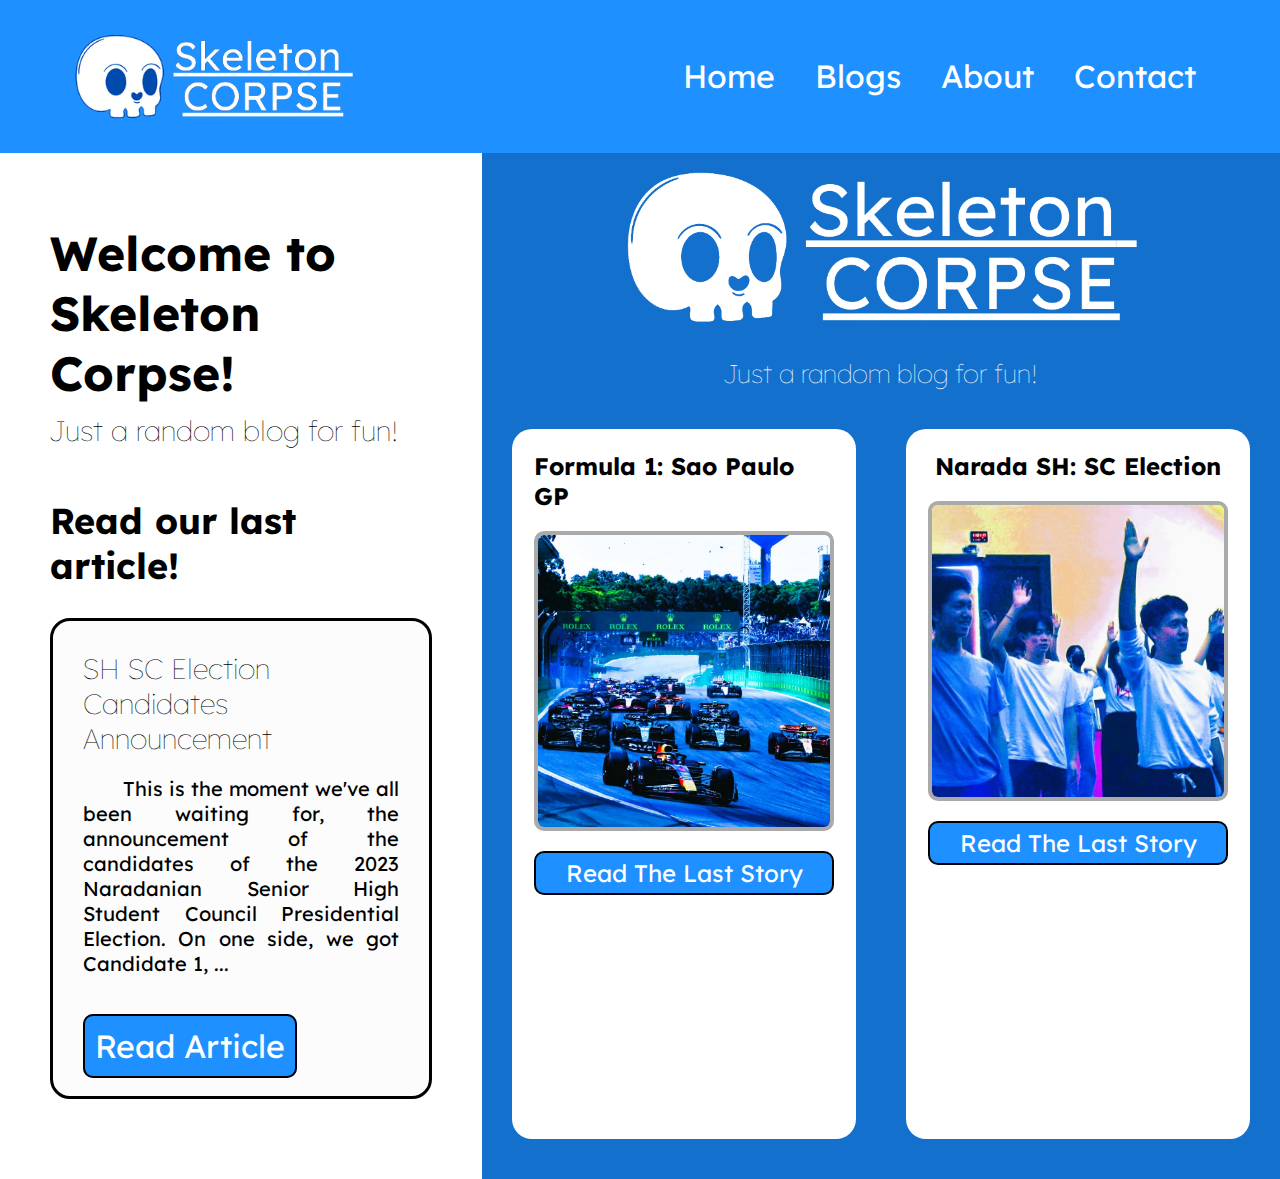
<file: index.html>
<!DOCTYPE html>
<html lang="en">
<head>
    <meta charset="UTF-8">
    <meta name="viewport" content="width=device-width, initial-scale=1.0">
    <title>Skeleton Corpse</title>

    <link rel="preconnect" href="https://fonts.googleapis.com">
    <link rel="preconnect" href="https://fonts.gstatic.com" crossorigin>
    <link href="https://fonts.googleapis.com/css2?family=Lexend:wght@200&display=swap" rel="stylesheet">
    <link rel="stylesheet" href="header_styles.css">
    <link rel="stylesheet" href="styles.css">
</head>
<body>
    <header>
        <img class="logo" src="images/Skeleton Corpse Logo Transparent BG.png" alt="Skeleton Corpse Logo">
        <nav>
            <ul class="nav_links">
                <li><a href="index.html">Home</a></li>
                <li><a href="blogs.html">Blogs</a></li>
                <li><a href="about.html">About</a></li>
                <li><a href="contact.html">Contact</a></li>
            </ul>
        </nav>
    </header>
    <main>
        <section>
            <article>
                <h1 id="home">Welcome to Skeleton Corpse!</h1>
                <h3>Just a random blog for fun!</h3>
            </article>
            <article>
                <h2>Read our last article!</h2>
                <div class="latest_article">
                    <h3>SH SC Election Candidates Announcement</h3>
                    <p>
                        This is the moment we've all been waiting for,
                        the announcement of the candidates of the 2023
                        Naradanian Senior High Student Council Presidential Election.
                        On one side, we got Candidate 1, ...
                    </p>
                    <a href="articles/candidate_announcements.html">Read Article</a>
                </div>
            </article>
        </section>
        <aside>
            <figure class="large_logo">
                <img class="large_logo" src="images/Skeleton Corpse Logo Transparent BG Large.png" alt="Skeleton Corpse Logo">
                <h2>Just a random blog for fun!</h2>
            </figure>
            <section class="small_panels">
                <figure>
                    <h2>Formula 1: Sao Paulo GP</h2>
                    <img src="images/Brazil GP.jpg">
                    <a href="#">Read The Last Story</a>
                </figure>
                <figure>
                    <h2>Narada SH: SC Election</h2>
                    <img src="images/OSIS SMA NARADA.jpeg">
                    <a href="#">Read The Last Story</a>
                </figure>
            </section>
        </aside>
    </main>
    <script>
        htmlFileName = "index.html"
    </script>
    <script src="script.js"></script>
</body>
</html>
</file>
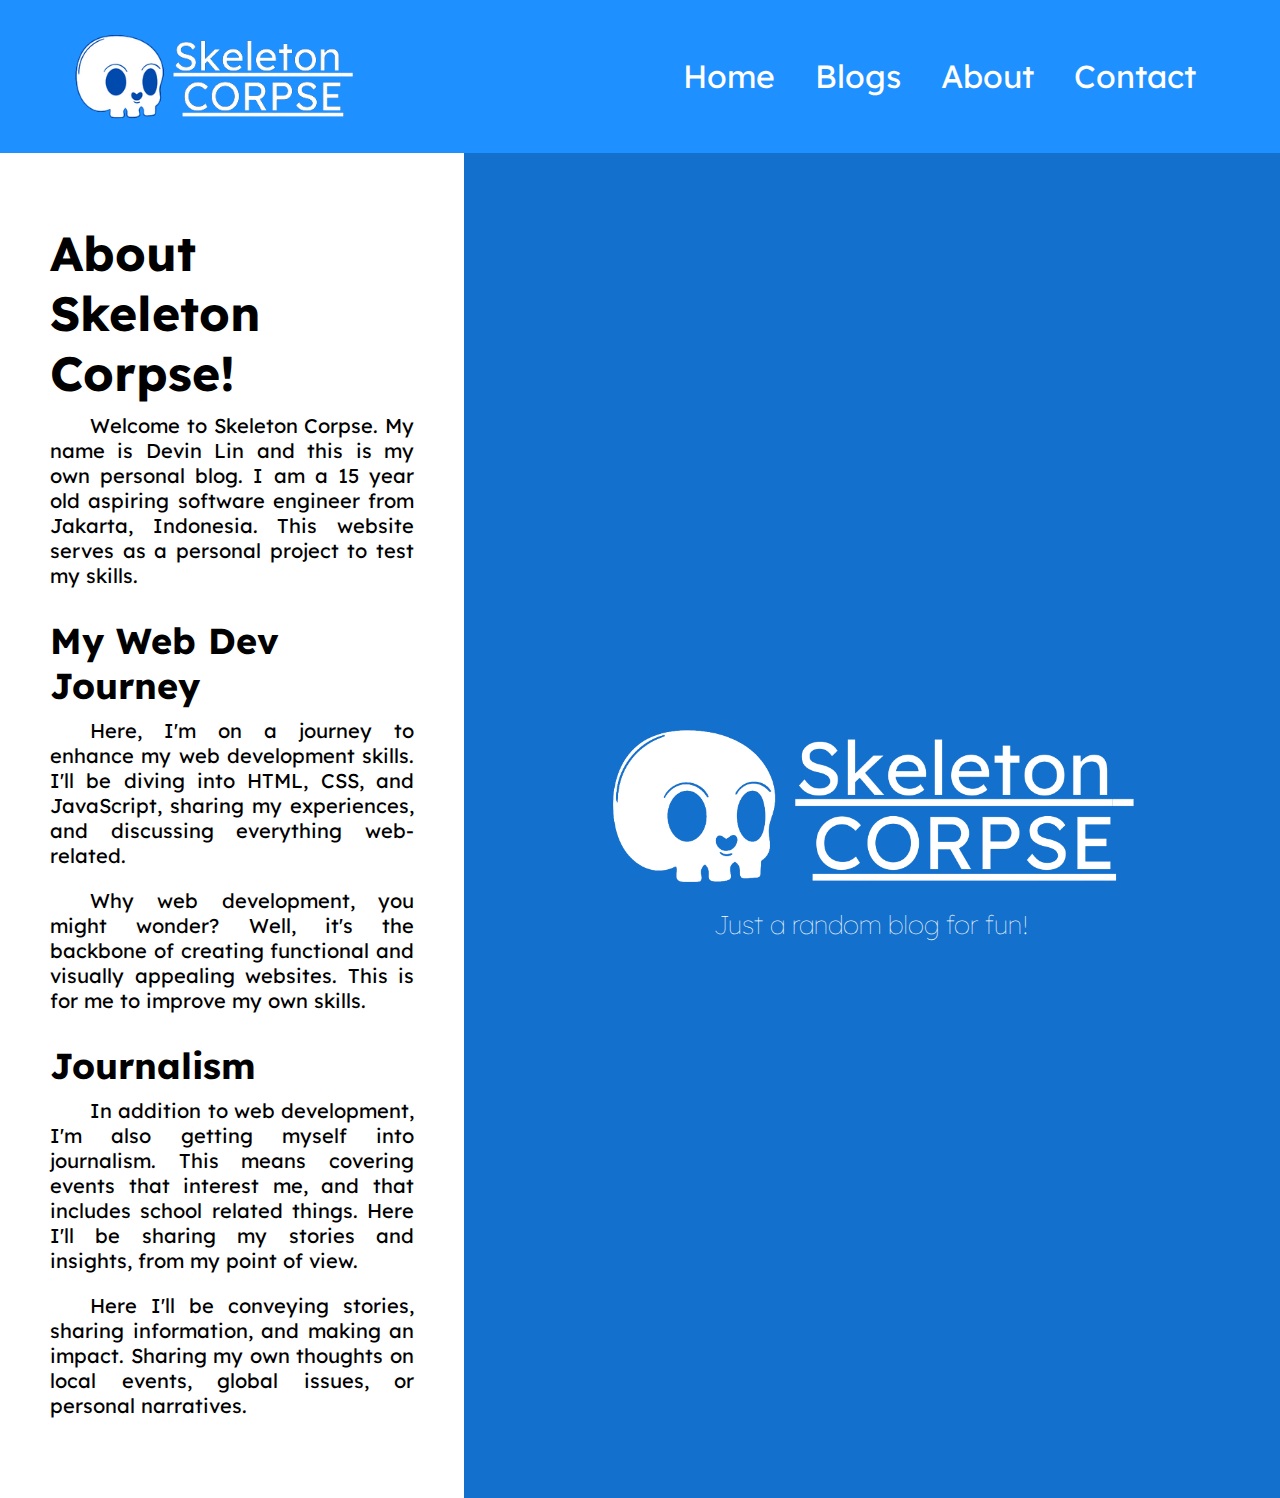
<file: about.html>
<!DOCTYPE html>
<html lang="en">
<head>
    <meta charset="UTF-8">
    <meta name="viewport" content="width=device-width, initial-scale=1.0">
    <title>Skeleton Corpse</title>

    <link rel="preconnect" href="https://fonts.googleapis.com">
    <link rel="preconnect" href="https://fonts.gstatic.com" crossorigin>
    <link href="https://fonts.googleapis.com/css2?family=Lexend:wght@200&display=swap" rel="stylesheet">
    <link rel="stylesheet" href="header_styles.css">
    <link rel="stylesheet" href="about_styles.css">
</head>
<body>
    <header>
        <img class="logo" src="images/Skeleton Corpse Logo Transparent BG.png" alt="Skeleton Corpse Logo">
        <nav>
            <ul class="nav_links">
                <li><a href="index.html">Home</a></li>
                <li><a href="blogs.html">Blogs</a></li>
                <li><a href="about.html">About</a></li>
                <li><a href="contact.html">Contact</a></li>
            </ul>
        </nav>
    </header>
    <main>
        <section>
            <article>
                <h1>About Skeleton Corpse!</h1>

                <p>
                    Welcome to Skeleton Corpse. My name is Devin Lin and this is my own personal blog.
                    I am a 15 year old aspiring software engineer from Jakarta, Indonesia.
                    This website serves as a personal project to test my skills.
                </p>

                <h2>My Web Dev Journey</h2>
                <p>
                    Here, I'm on a journey to enhance my web development skills.
                    I'll be diving into HTML, CSS, and JavaScript, sharing my experiences,
                    and discussing everything web-related.
                </p>
                <p>
                    Why web development, you might wonder? Well, it's the backbone of creating functional
                    and visually appealing websites. This is for me to improve my own skills.
                </p>

                <h2>Journalism</h2>
                <p>
                    In addition to web development, I'm also getting myself into journalism.
                    This means covering events that interest me, and that includes school related things.
                    Here I'll be sharing my stories and insights, from my point of view.
                </p>
                <p>
                    Here I'll be conveying stories, sharing information, and making an impact.
                    Sharing my own thoughts on local events, global issues, or personal narratives.
                </p>
            </article>
        </section>
        <aside class="large_logo_side">
            <img class="large_logo" src="images/Skeleton Corpse Logo Transparent BG Large.png" alt="Skeleton Corpse Logo">
            <h2>Just a random blog for fun!</h2>
        </aside>
    </main>
</body>
</html>
</file>
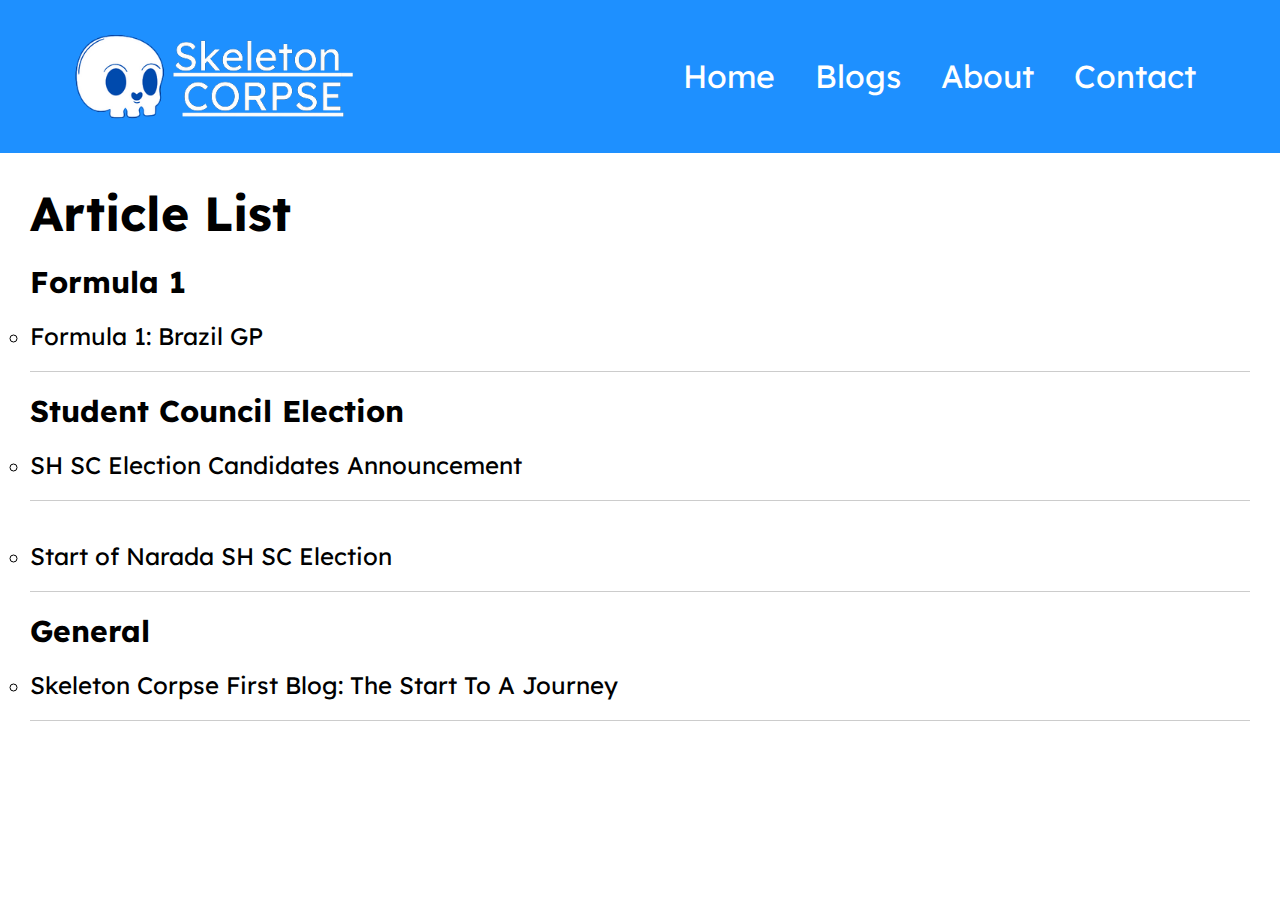
<file: blogs.html>
<!DOCTYPE html>
<html lang="en">
<head>
    <meta charset="UTF-8">
    <meta name="viewport" content="width=device-width, initial-scale=1.0">
    <title>Skeleton Corpse</title>

    <link rel="preconnect" href="https://fonts.googleapis.com">
    <link rel="preconnect" href="https://fonts.gstatic.com" crossorigin>
    <link href="https://fonts.googleapis.com/css2?family=Lexend:wght@200&display=swap" rel="stylesheet">
    <link rel="stylesheet" href="header_styles.css">
    <link rel="stylesheet" href="blog_styles.css">


</head>
<body>
    <header>
        <img class="logo" src="images/Skeleton Corpse Logo Transparent BG.png" alt="Skeleton Corpse Logo">
        <nav>
            <ul class="nav_links">
                <li><a href="index.html">Home</a></li>
                <li><a href="blogs.html">Blogs</a></li>
                <li><a href="about.html">About</a></li>
                <li><a href="contact.html">Contact</a></li>
            </ul>
        </nav>
    </header>
    <main>

        <h1>Article List</h1>

        <ul class="article_list" id="article-list">

        </ul>
    </main>
    <script>
        htmlFileName = "blogs.html"
    </script>
    <script src="script.js"></script>
</body>
</html>
</file>
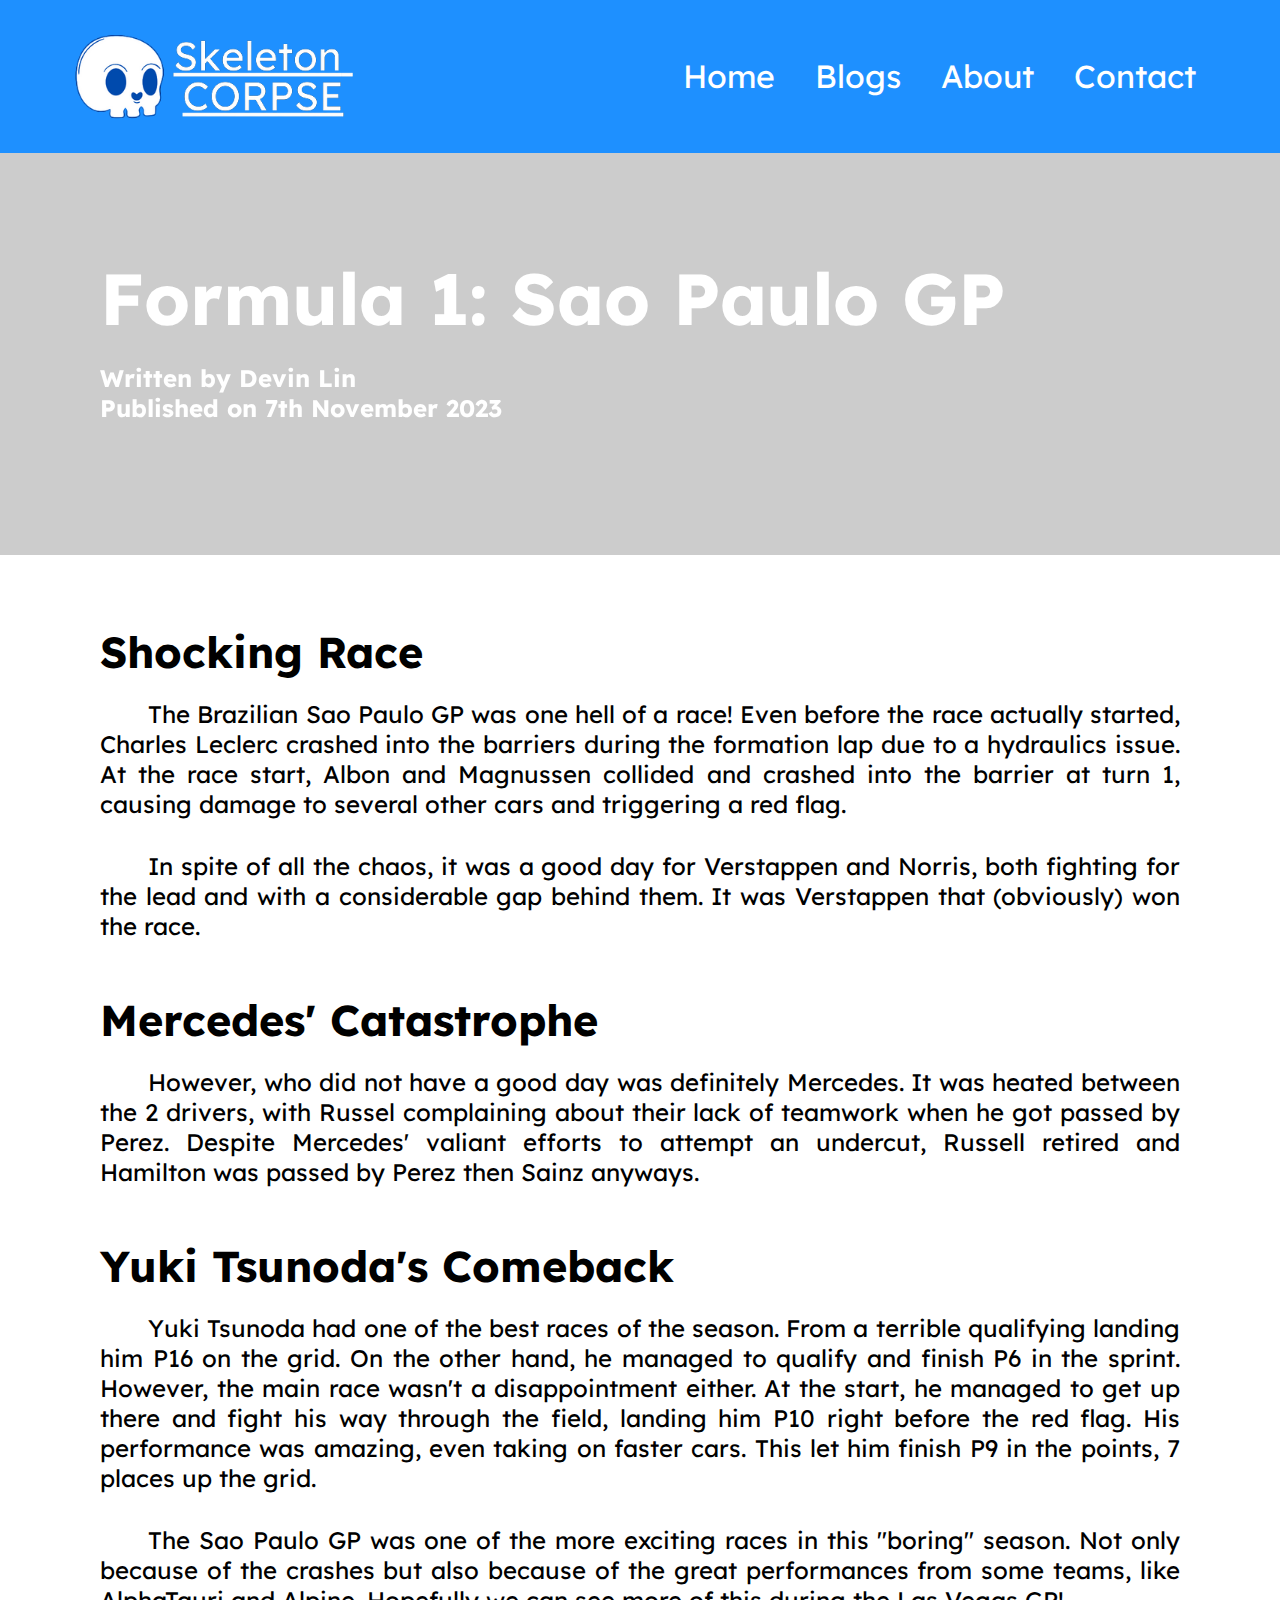
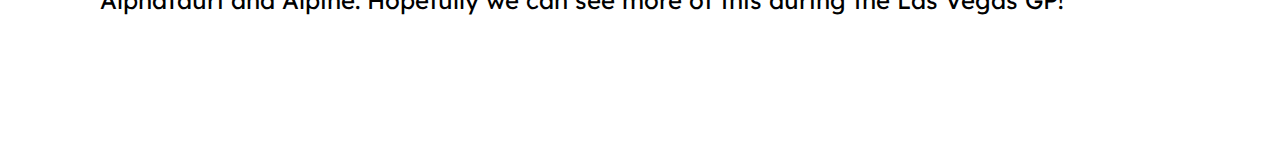
<file: articles/brazil_gp.html>
<!DOCTYPE html>
<html lang="en">
<head>
    <meta charset="UTF-8">
    <meta name="viewport" content="width=device-width, initial-scale=1.0">
    <title>Skeleton Corpse</title>

    <link rel="preconnect" href="https://fonts.googleapis.com">
    <link rel="preconnect" href="https://fonts.gstatic.com" crossorigin>
    <link href="https://fonts.googleapis.com/css2?family=Lexend:wght@200&display=swap" rel="stylesheet">
    <link rel="stylesheet" href="../header_styles.css">

    <style>
        * {
            box-sizing: border-box;
            margin: 0;
            padding: 0;
        }

        body {
            font-family: Lexend, sans-serif;
            display: flex;
            flex-direction: column;
            min-height: 100vh;
        }

        main {
            font-size: 24px;
            padding: 50px 100px 100px 100px;
        }

        .headline {
            background-image: url("https://www.total-motorsport.com/wp-content/uploads/2023/11/SI202311050527_hires_jpeg_24bit_rgb-scaled.jpg");
            background-position: 0 70%;
            background-size: cover;
        }

        h1 {
            color: black;
            font-size: 3em;
        }

        h2 {
            color: black;
            font-size: 1.8em;
            padding: 20px 0px;
        }

        h3 {
            color: black;
            font-size: 1.2em;
            padding: 10px;
        }

        p {
            color: black;
            text-align: justify;
            text-justify: inter-word;
            text-indent: 2em;
            padding-bottom: 32px;
        }

        hr {
            background-color: #aaaaaa;
            margin-bottom: 30px;
            height: 2px;
            border-width: 0;
            border-radius: 2px;
            -webkit-border-radius: 2px;
            -moz-border-radius: 2px;
            -ms-border-radius: 2px;
            -o-border-radius: 2px;
        }

        .headline h1 {
            padding-bottom: 20px;
            color: white;
        }

        .headline p {
            text-indent: 0;
            font-weight: bold;
            color: white;

        }

        .headline_text {
            width: 100%;
            height: 100%;
            background-color: rgba(0, 0, 0, 0.2);
            backdrop-filter: blur(2px);
            padding: 100px;
            font-size: 24px;
        }

        @media (max-width: 768px) {

            main {
                font-size: 12px;
                padding: 20px;
            }

            h1 {
                color: black;
                font-size: 2em;
            }

            h2 {
                color: black;
                font-size: 1.5em;
            }

            .headline_text {
                width: 100%;
                height: 100%;
                background-color: rgba(0, 0, 0, 0.2);
                backdrop-filter: blur(2px);
                padding: 20px;
                font-size: 12px;
            }

            .headline_text p{
                padding-bottom: 10px;
            }

            article {
                padding: 10px;
            }

        }
    </style>
</head>
<body>
    <header>
        <img class="logo" src="../images/Skeleton Corpse Logo Transparent BG.png" alt="Skeleton Corpse Logo">
        <nav>
            <ul class="nav_links">
                <li><a href="../index.html">Home</a></li>
                <li><a href="../blogs.html">Blogs</a></li>
                <li><a href="../about.html">About</a></li>
                <li><a href="../contact.html">Contact</a></li>
            </ul>
        </nav>
    </header>
    <section class="headline">
        <div class="headline_text">
            <h1>Formula 1: Sao Paulo GP</h1>
            <p>
                Written by Devin Lin <br>
                Published on 7th November 2023
            </p>
        </div>
    </section>
    <main>
        <h2>Shocking Race</h2>
        <p>
            The Brazilian Sao Paulo GP was one hell of a race!
            Even before the race actually started, Charles Leclerc
            crashed into the barriers during the formation lap due
            to a hydraulics issue. At the race start,
            Albon and Magnussen collided and crashed into
            the barrier at turn 1, causing damage to several
            other cars and triggering a red flag.
        </p>
        <p>
            In spite of all the chaos, it was a good day for Verstappen and Norris,
            both fighting for the lead and with a considerable gap behind them.
            It was Verstappen that (obviously) won the race.
        </p>

        <h2>Mercedes' Catastrophe</h2>
        <p>
            However, who did not have a good day was definitely Mercedes.
            It was heated between the 2 drivers, with Russel complaining
            about their lack of teamwork when he got passed by Perez.
            Despite Mercedes' valiant efforts to attempt an undercut,
            Russell retired and Hamilton was passed by Perez then Sainz anyways.
        </p>

        <h2>Yuki Tsunoda's Comeback</h2>
        <p>
            Yuki Tsunoda had one of the best races of the season.
            From a terrible qualifying landing him P16 on the grid.
            On the other hand, he managed to qualify and finish P6 in the sprint.
            However, the main race wasn't a disappointment either.
            At the start, he managed to get up there and fight his way through the field,
            landing him P10 right before the red flag.
            His performance was amazing, even taking on faster cars.
            This let him finish P9 in the points, 7 places up the grid.
        </p>
        <p>
            The Sao Paulo GP was one of the more exciting races in this "boring" season.
            Not only because of the crashes but also because of the great performances from some teams,
            like AlphaTauri and Alpine.
            Hopefully we can see more of this during the Las Vegas GP!
        </p>
    </main>
</body>
</html>
</file>
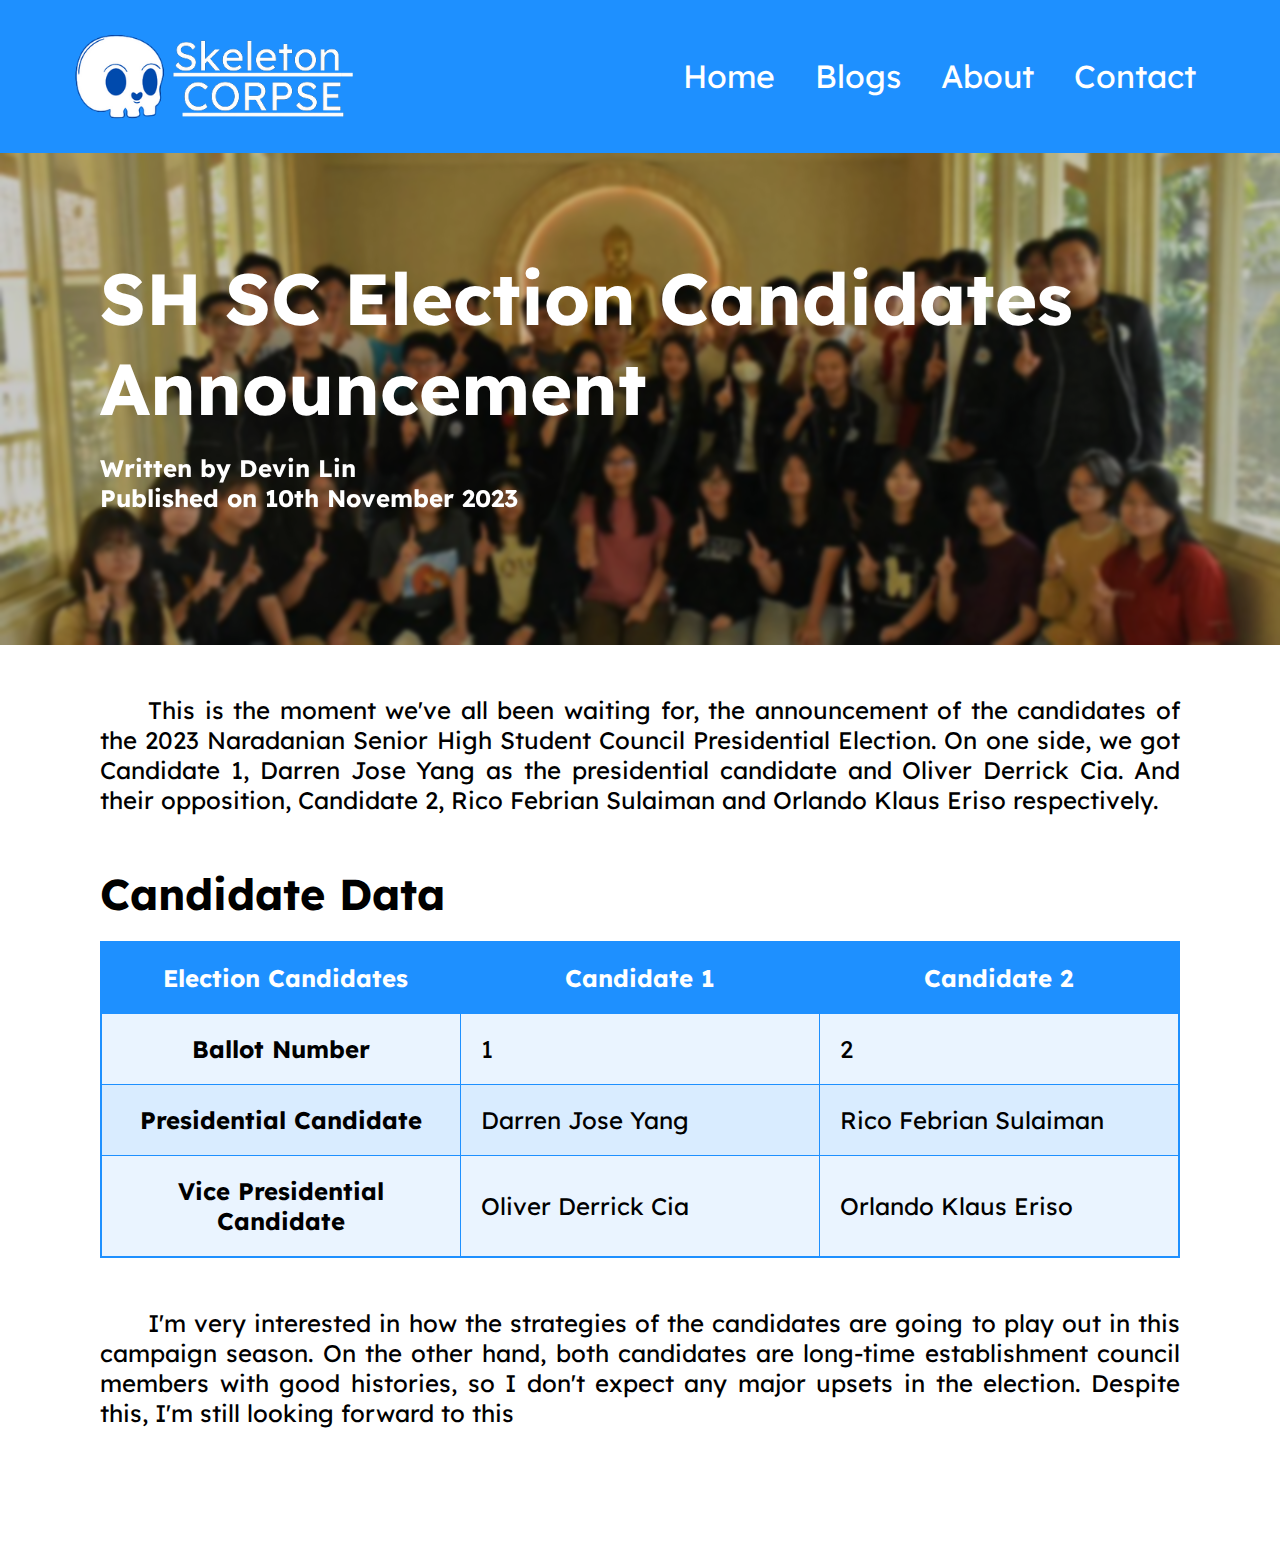
<file: articles/candidate_announcements.html>
<!DOCTYPE html>
<html lang="en">
<head>
    <meta charset="UTF-8">
    <meta name="viewport" content="width=device-width, initial-scale=1.0">
    <title>Skeleton Corpse</title>

    <link rel="preconnect" href="https://fonts.googleapis.com">
    <link rel="preconnect" href="https://fonts.gstatic.com" crossorigin>
    <link href="https://fonts.googleapis.com/css2?family=Lexend:wght@200&display=swap" rel="stylesheet">
    <link rel="stylesheet" href="../header_styles.css">
    <link rel="stylesheet" href="../article_styles.css">

    <style>
        * {
            box-sizing: border-box;
            margin: 0;
            padding: 0;
        }

        body {
            font-family: Lexend, sans-serif;
            display: flex;
            flex-direction: column;
            min-height: 100vh;
        }

        main {
            font-size: 24px;
            padding: 50px 100px 100px 100px;
        }

        .headline {
            background-image: url("../images/LDK pic.png");
            background-position: 0 40%;
            background-size: cover;
        }

        h1 {
            color: black;
            font-size: 3em;
        }

        h2 {
            color: black;
            font-size: 1.8em;
            padding: 20px 0px;
        }

        h3 {
            color: black;
            font-size: 1.2em;
            padding: 10px;
        }

        p {
            color: black;
            text-align: justify;
            text-justify: inter-word;
            text-indent: 2em;
            padding-bottom: 32px;
        }

        hr {
            background-color: #aaaaaa;
            margin-bottom: 30px;
            height: 2px;
            border-width: 0;
            border-radius: 2px;
            -webkit-border-radius: 2px;
            -moz-border-radius: 2px;
            -ms-border-radius: 2px;
            -o-border-radius: 2px;
        }

        .headline h1 {
            padding-bottom: 20px;
            color: white;
        }

        .headline p {
            text-indent: 0;
            font-weight: bold;
            color: white;

        }

        .headline_text {
            width: 100%;
            height: 100%;
            background-color: rgba(0, 0, 0, 0.2);
            backdrop-filter: blur(2px);
            padding: 100px;
            font-size: 24px;
        }

        th, td {
            padding: 20px;
        }

        table {
            table-layout: fixed;
            width: 100%;
            border-collapse: collapse;
            border: 2px solid #1e90ff;
            margin-bottom: 50px;
        }

        thead tr {
            background-color: #1e90ff;
            color: white;
        }

        tbody tr:nth-child(odd) {
            background-color: #eaf4ff;
          }

        tbody tr:nth-child(even) {
            background-color: #D9ECFF;
          }

        tbody th, td {
            border: 1px solid #1e90ff;
        }

        @media (max-width: 768px) {

            main {
                font-size: 12px;
                padding: 20px;
            }

            h1 {
                color: black;
                font-size: 2em;
            }

            h2 {
                color: black;
                font-size: 1.5em;
            }

            .headline_text {
                width: 100%;
                height: 100%;
                background-color: rgba(0, 0, 0, 0.2);
                backdrop-filter: blur(2px);
                padding: 20px;
                font-size: 12px;
            }

            .headline_text p{
                padding-bottom: 10px;
            }

            article {
                padding: 10px;
            }

        }
    </style>
</head>
<body>
    <header>
        <img class="logo" src="../images/Skeleton Corpse Logo Transparent BG.png" alt="Skeleton Corpse Logo">
        <nav>
            <ul class="nav_links">
                <li><a href="../index.html">Home</a></li>
                <li><a href="../blogs.html">Blogs</a></li>
                <li><a href="../about.html">About</a></li>
                <li><a href="../contact.html">Contact</a></li>
            </ul>
        </nav>
    </header>
    <section class="headline">
        <div class="headline_text">
            <h1>SH SC Election Candidates Announcement</h1>
            <p>
                Written by Devin Lin <br>
                Published on 10th November 2023
            </p>
        </div>
    </section>
    <main>
        <p>
            This is the moment we've all been waiting for,
            the announcement of the candidates of the 2023
            Naradanian Senior High Student Council Presidential Election.
            On one side, we got Candidate 1, Darren Jose Yang as the
            presidential candidate and Oliver Derrick Cia. And their
            opposition, Candidate 2, Rico Febrian Sulaiman and Orlando
            Klaus Eriso respectively.
        </p>

        <h2>Candidate Data</h2>

        <table>
            <thead>
                <tr>
                    <th>&nbsp;Election Candidates</th>
                    <th>Candidate 1</th>
                    <th>Candidate 2</th>
                </tr>
            </thead>
             <tbody>
                <tr >
                    <th>Ballot Number</th>
                    <td>1</td>
                    <td>2</td>
                </tr>
                <tr >
                    <th>Presidential Candidate</th>
                    <td>Darren Jose Yang</td>
                    <td>Rico Febrian Sulaiman</td>
                </tr>
                <tr>
                    <th>Vice Presidential Candidate</th>
                    <td>Oliver Derrick Cia</td>
                    <td>Orlando Klaus Eriso</td>
                </tr>
            </tbody>
        </table>

        <p>
            I'm very interested in how the strategies of the candidates are going to play out in this campaign season.
            On the other hand, both candidates are long-time establishment council members with good histories,
            so I don't expect any major upsets in the election. Despite this, I'm still looking forward to this
        </p>

    </main>
</body>
</html>
</file>
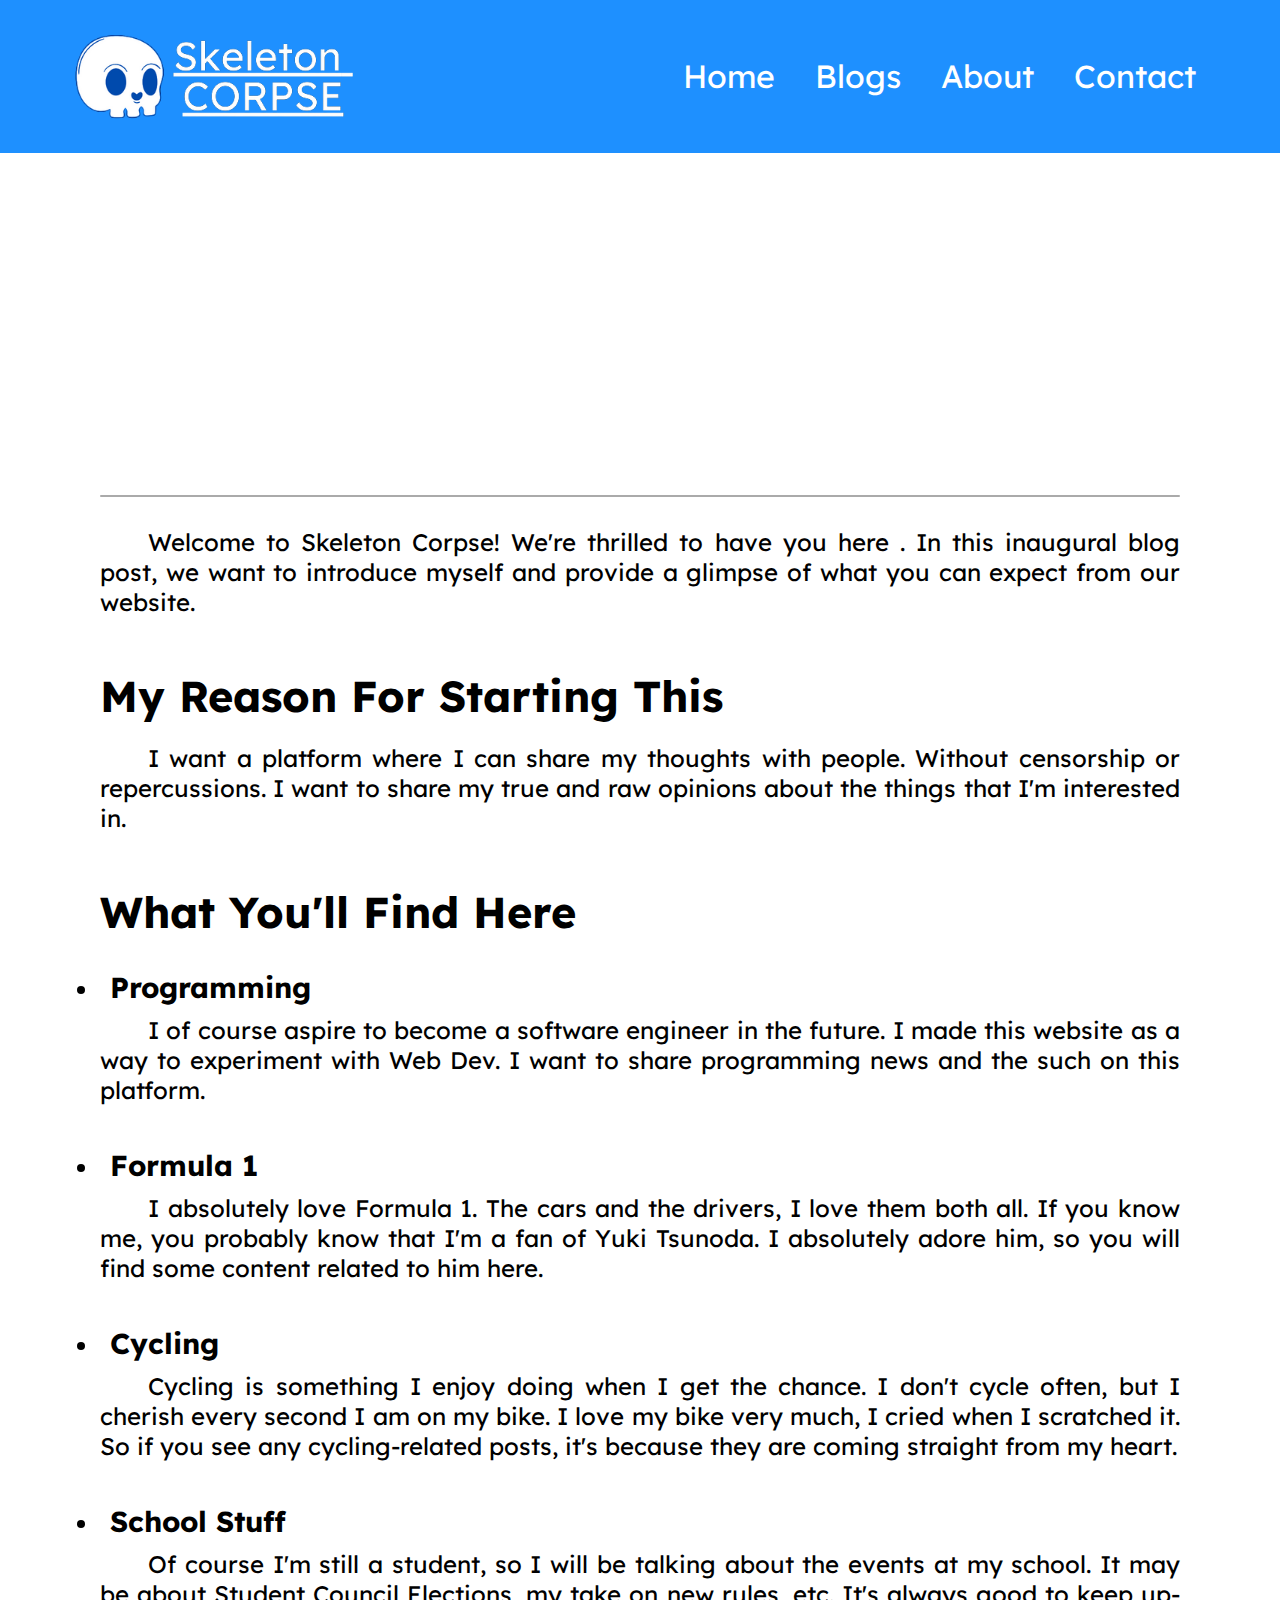
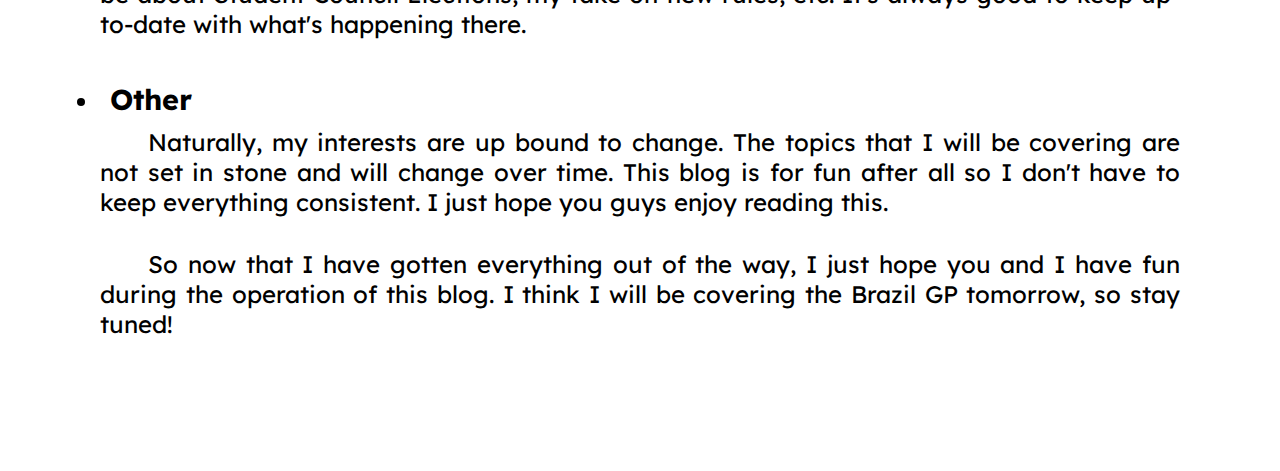
<file: articles/first_blog.html>
<!DOCTYPE html>
<html lang="en">
<head>
    <meta charset="UTF-8">
    <meta name="viewport" content="width=device-width, initial-scale=1.0">
    <title>Skeleton Corpse</title>

    <link rel="preconnect" href="https://fonts.googleapis.com">
    <link rel="preconnect" href="https://fonts.gstatic.com" crossorigin>
    <link href="https://fonts.googleapis.com/css2?family=Lexend:wght@200&display=swap" rel="stylesheet">
    <link rel="stylesheet" href="../header_styles.css">
    <link rel="stylesheet" href="../article_styles.css">
</head>
<body>
    <header>
        <img class="logo" src="../images/Skeleton Corpse Logo Transparent BG.png" alt="Skeleton Corpse Logo">
        <nav>
            <ul class="nav_links">
                <li><a href="../index.html">Home</a></li>
                <li><a href="../blogs.html">Blogs</a></li>
                <li><a href="../about.html">About</a></li>
                <li><a href="../contact.html">Contact</a></li>
            </ul>
        </nav>
    </header>
    <main>
        <section class="headline">
            <h1>Skeleton Corpse First Blog: The Start To A Journey</h1>
            <p>
                Written by Devin Lin <br>
                Published on 5th of November 2023
            </p>
        </section>

        <hr>

        <p>
            Welcome to Skeleton Corpse! We're thrilled to have you here .
            In this inaugural blog post, we want to introduce myself and
            provide a glimpse of what you can expect from our website.
        </p>

        <h2>My Reason For Starting This</h2>
        <p>
            I want a platform where I can share my thoughts with people.
            Without censorship or repercussions. I want to share my true
            and raw opinions about the things that I'm interested in.
        </p>

        <h2>What You'll Find Here</h2>
        <ul>
            <li>
                <h3>Programming</h3>
                <p>
                    I of course aspire to become a software engineer in the future.
                    I made this website as a way to experiment with Web Dev.
                    I want to share programming news and the such on this platform.
                </p>
            </li>
            <li>
                <h3>Formula 1</h3>
                <p>
                    I absolutely love Formula 1. The cars and the drivers, I love them both all.
                    If you know me, you probably know that I'm a fan of Yuki Tsunoda.
                    I absolutely adore him, so you will find some content related to him here.
                </p>
            </li>
            <li>
                <h3>Cycling</h3>
                <p>
                    Cycling is something I enjoy doing when I get the chance.
                    I don't cycle often, but I cherish every second I am on my bike.
                    I love my bike very much, I cried when I scratched it.
                    So if you see any cycling-related posts, it's because they are coming straight from my heart.
                </p>
            </li>
            <li>
                <h3>School Stuff</h3>
                <p>
                    Of course I'm still a student, so I will be talking about the events at my school.
                    It may be about Student Council Elections, my take on new rules, etc.
                    It's always good to keep up-to-date with what's happening there.
                </p>
            </li>
            <li>
                <h3>Other</h3>
                <p>
                    Naturally, my interests are up bound to change.
                    The topics that I will be covering are not set in stone and will change over time.
                    This blog is for fun after all so I don't have to keep everything consistent.
                    I just hope you guys enjoy reading this.
                </p>
            </li>
        </ul>

        <p>
            So now that I have gotten everything out of the way,
            I just hope you and I have fun during the operation of this blog.
            I think I will be covering the Brazil GP tomorrow, so stay tuned!
        </p>
    </main>
</body>
</html>
</file>
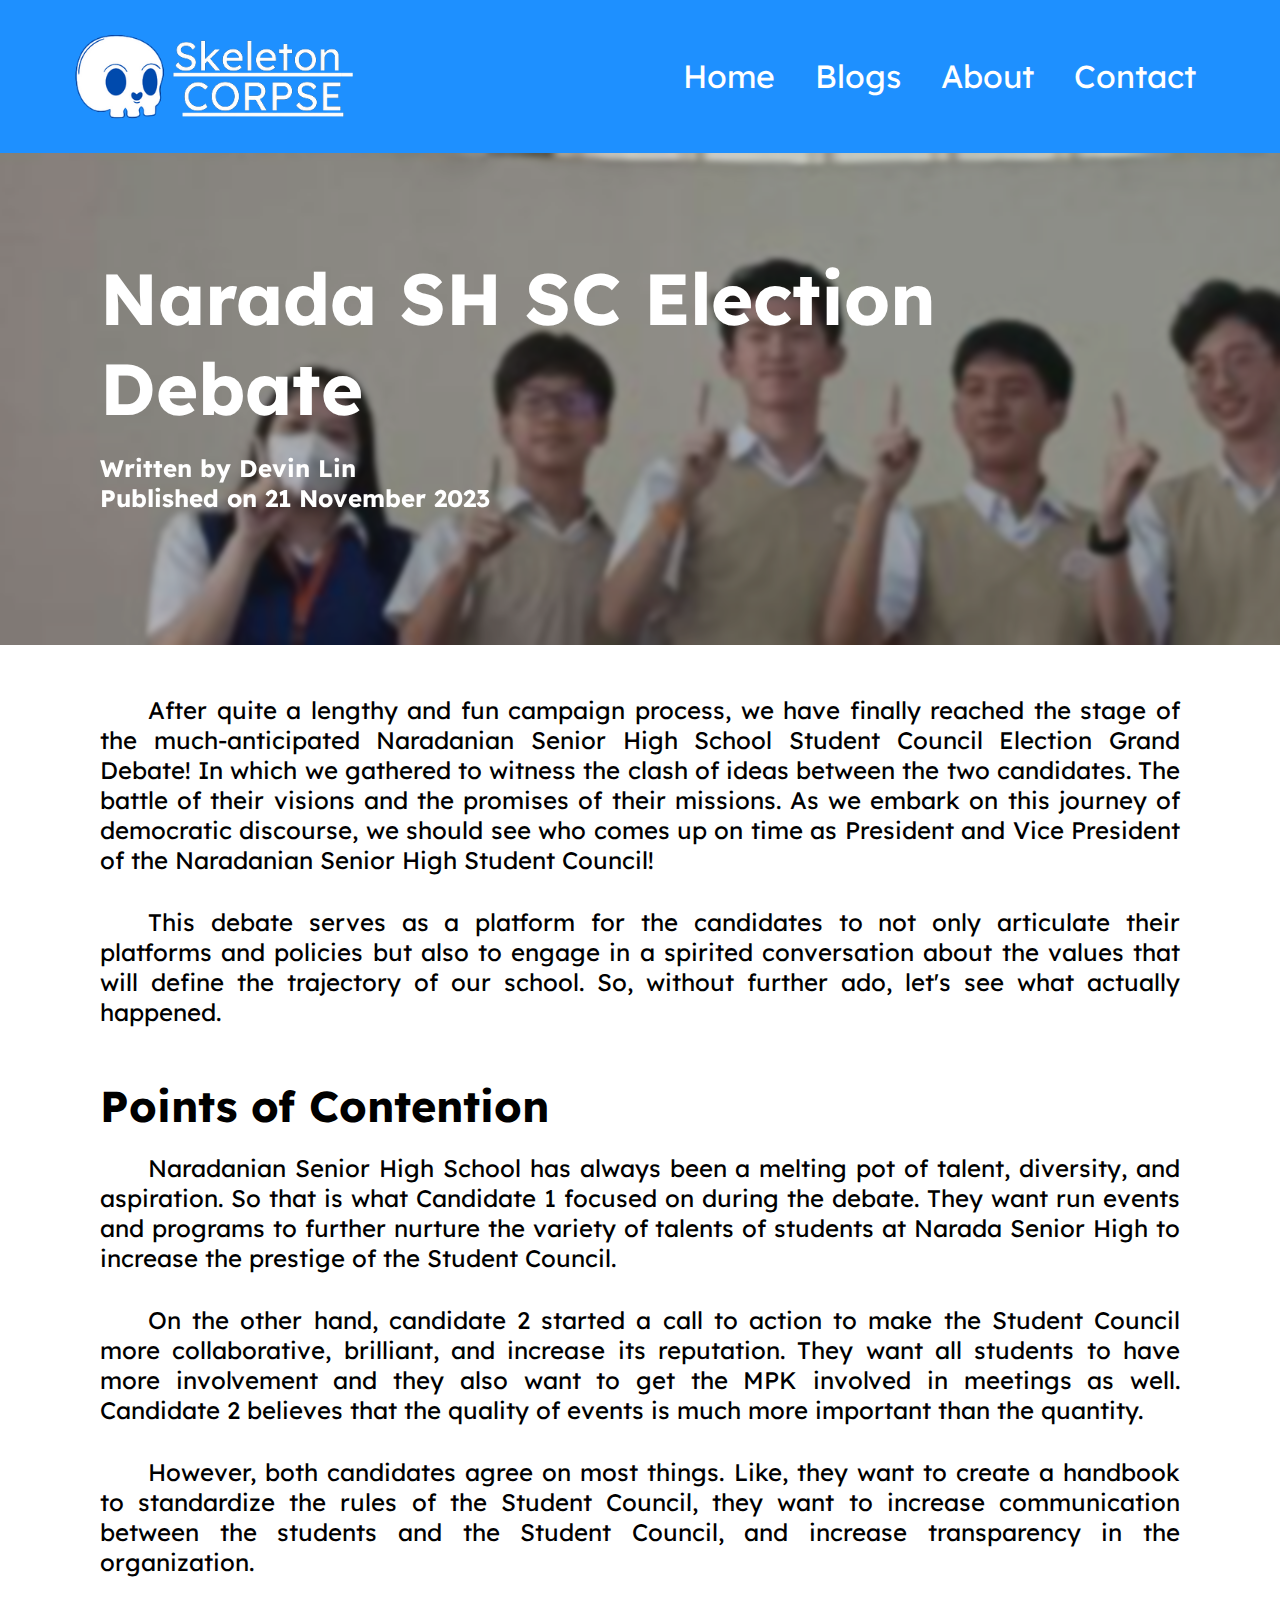
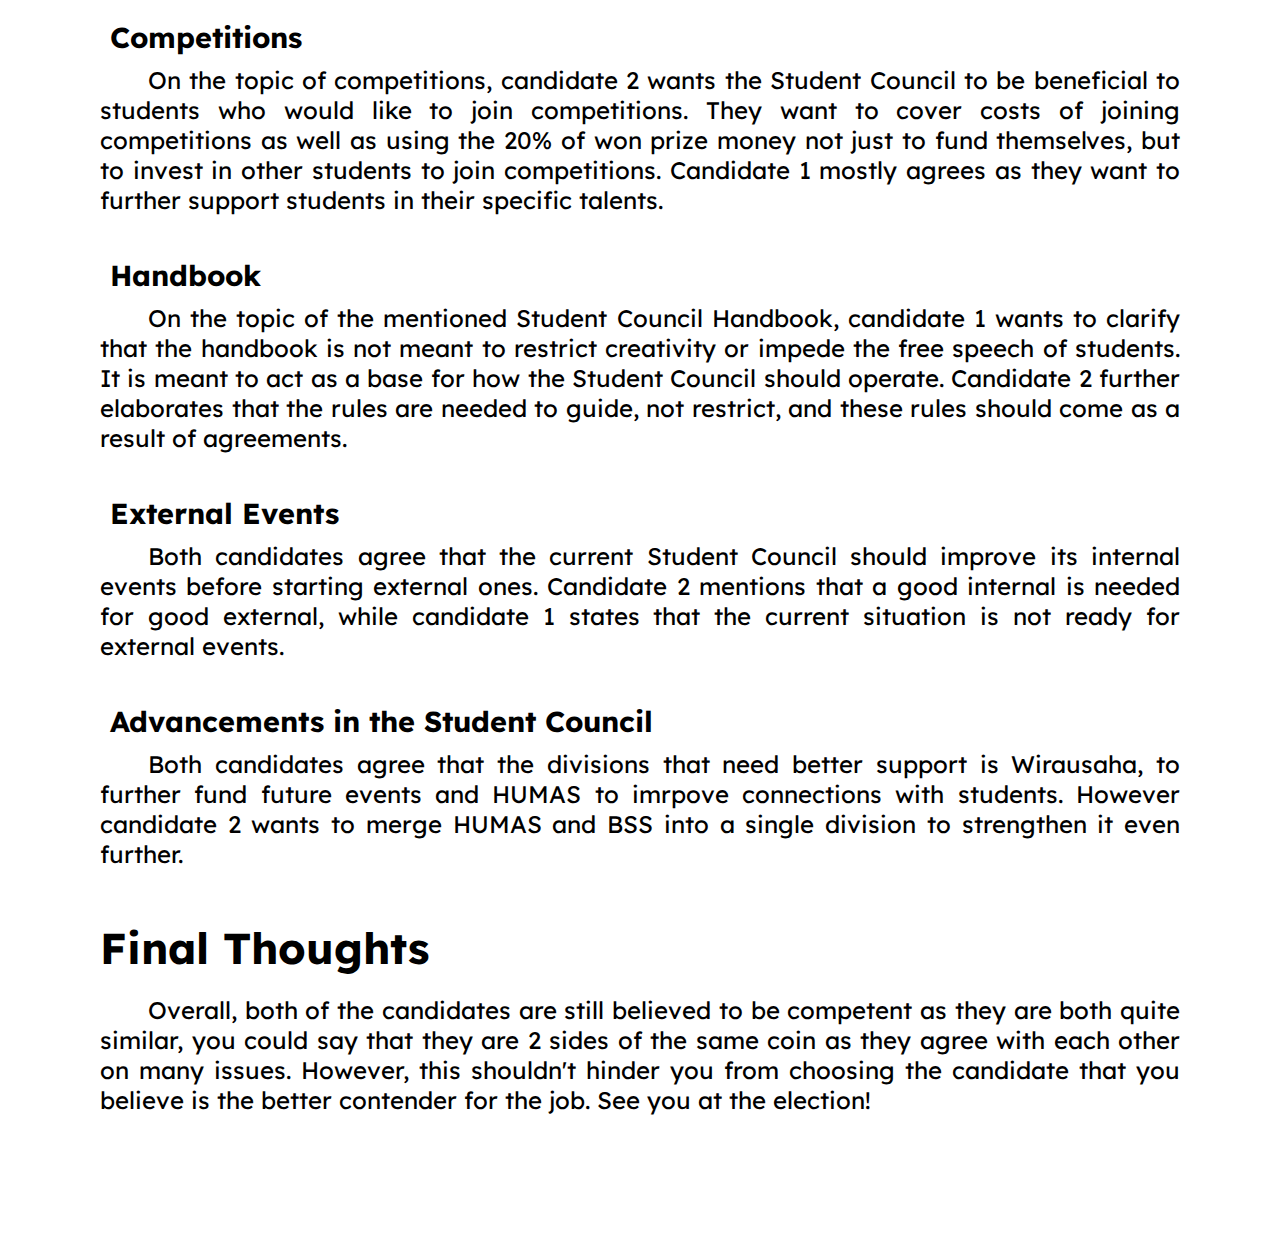
<file: articles/sh_sc_debate.html>
<!DOCTYPE html>
<html lang="en">
<head>
    <meta charset="UTF-8">
    <meta name="viewport" content="width=device-width, initial-scale=1.0">
    <title>Skeleton Corpse</title>

    <link rel="preconnect" href="https://fonts.googleapis.com">
    <link rel="preconnect" href="https://fonts.gstatic.com" crossorigin>
    <link href="https://fonts.googleapis.com/css2?family=Lexend:wght@200&display=swap" rel="stylesheet">
    <link rel="stylesheet" href="../header_styles.css">
    <style>
        * {
            box-sizing: border-box;
            margin: 0;
            padding: 0;
        }

        body {
            font-family: Lexend, sans-serif;
            display: flex;
            flex-direction: column;
            min-height: 100vh;
        }

        main {
            font-size: 24px;
            padding: 50px 100px 100px 100px;
        }

        .headline {
            background-image: url("../images/SH SC Debate Banner Alt.png");
            background-position: 0 40%;
            background-size: cover;
        }

        h1 {
            color: black;
            font-size: 3em;
        }

        h2 {
            color: black;
            font-size: 1.8em;
            padding: 20px 0px;
        }

        h3 {
            color: black;
            font-size: 1.2em;
            padding: 10px;
        }

        p {
            color: black;
            text-align: justify;
            text-justify: inter-word;
            text-indent: 2em;
            padding-bottom: 32px;
        }

        hr {
            background-color: #aaaaaa;
            margin-bottom: 30px;
            height: 2px;
            border-width: 0;
            border-radius: 2px;
            -webkit-border-radius: 2px;
            -moz-border-radius: 2px;
            -ms-border-radius: 2px;
            -o-border-radius: 2px;
        }

        .headline h1 {
            padding-bottom: 20px;
            color: white;
        }

        .headline p {
            text-indent: 0;
            font-weight: bold;
            color: white;

        }

        .headline_text {
            width: 100%;
            height: 100%;
            background-color: rgba(0, 0, 0, 0.2);
            backdrop-filter: blur(2px);
            padding: 100px;
            font-size: 24px;
        }

        @media (max-width: 768px) {

            main {
                font-size: 12px;
                padding: 20px;
            }

            h1 {
                color: black;
                font-size: 2em;
            }

            h2 {
                color: black;
                font-size: 1.5em;
            }

            .headline_text {
                width: 100%;
                height: 100%;
                background-color: rgba(0, 0, 0, 0.2);
                backdrop-filter: blur(2px);
                padding: 20px;
                font-size: 12px;
            }

            .headline_text p{
                padding-bottom: 10px;
            }

            article {
                padding: 10px;
            }

        }
    </style>
</head>
<body>
    <header>
        <img class="logo" src="../images/Skeleton Corpse Logo Transparent BG.png" alt="Skeleton Corpse Logo">
        <nav>
            <ul class="nav_links">
                <li><a href="../index.html">Home</a></li>
                <li><a href="../blogs.html">Blogs</a></li>
                <li><a href="../about.html">About</a></li>
                <li><a href="../contact.html">Contact</a></li>
            </ul>
        </nav>
    </header>
    <section class="headline">
        <div class="headline_text">
            <h1>Narada SH SC Election Debate</h1>
            <p>
                Written by Devin Lin <br>
                Published on 21 November 2023
            </p>
        </div>
    </section>
    <main>
        <p>
            After quite a lengthy and fun campaign process,
            we have finally reached the stage of the much-anticipated
            Naradanian Senior High School Student Council Election Grand Debate!
            In which we gathered to witness the clash of ideas between the two candidates.
            The battle of their visions and the promises of their missions.
            As we embark on this journey of democratic discourse,
            we should see who comes up on time as President and
            Vice President of the Naradanian Senior High Student Council!
        </p>
        <p>This debate serves as a platform for the candidates to
            not only articulate their platforms and policies
            but also to engage in a spirited conversation about
            the values that will define the trajectory of our school.
            So, without further ado, let's see what actually happened.
        </p>

        <h2>Points of Contention</h2>

        <p>Naradanian Senior High School has always been a melting pot of talent, diversity, and aspiration.
            So that is what Candidate 1 focused on during the debate.
            They want run events and programs to further nurture the
            variety of talents of students at Narada Senior High to
            increase the prestige of the Student Council.
        </p>
        <p>On the other hand, candidate 2 started a call to action to make the Student Council
            more collaborative, brilliant, and increase its reputation.
            They want all students to have more involvement and
            they also want to get the MPK involved in meetings as well.
            Candidate 2 believes that the quality of events is much more important than the quantity.
        </p>
        <p>However, both candidates agree on most things.
            Like, they want to create a handbook to standardize the rules of the Student Council,
            they want to increase communication between the students and the Student Council,
            and increase transparency in the organization.
        </p>

        <h3>Competitions</h3>

        <p>On the topic of competitions, candidate 2 wants the Student Council to
            be beneficial to students who would like to join competitions.
            They want to cover costs of joining competitions as well as using the
            20% of won prize money not just to fund themselves, but to invest in
            other students to join competitions. Candidate 1 mostly agrees as they
            want to further support students in their specific talents.
        </p>

        <h3>Handbook</h3>

        <p>On the topic of the mentioned Student Council Handbook,
            candidate 1 wants to clarify that the handbook is not meant to
            restrict creativity or impede the free speech of students.
            It is meant to act as a base for how the Student Council should operate.
            Candidate 2 further elaborates that the rules are needed to guide,
            not restrict, and these rules should come as a result of agreements.
        </p>

        <h3 id="external-events">External Events</h3>

        <p>Both candidates agree that the current Student Council should improve
            its internal events before starting external ones.
            Candidate 2 mentions that a good internal is needed for good external,
            while candidate 1 states that the current situation is not ready for external events.
        </p>

        <h3>Advancements in the Student Council</h3>

        <p>Both candidates agree that the divisions that need better support is Wirausaha,
            to further fund future events and HUMAS to imrpove connections with students.
            However candidate 2 wants to merge HUMAS and BSS into a single division to
            strengthen it even further.
        </p>

        <h2>Final Thoughts</h2>

        <p>Overall, both of the candidates are still believed to be competent as they are both quite similar,
            you could say that they are 2 sides of the same coin as they agree with each other on many issues.
            However, this shouldn't hinder you from choosing the candidate
            that you believe is the better contender for the job. See you at the election!
        </p>
    </main>
</body>
</html>
</file>
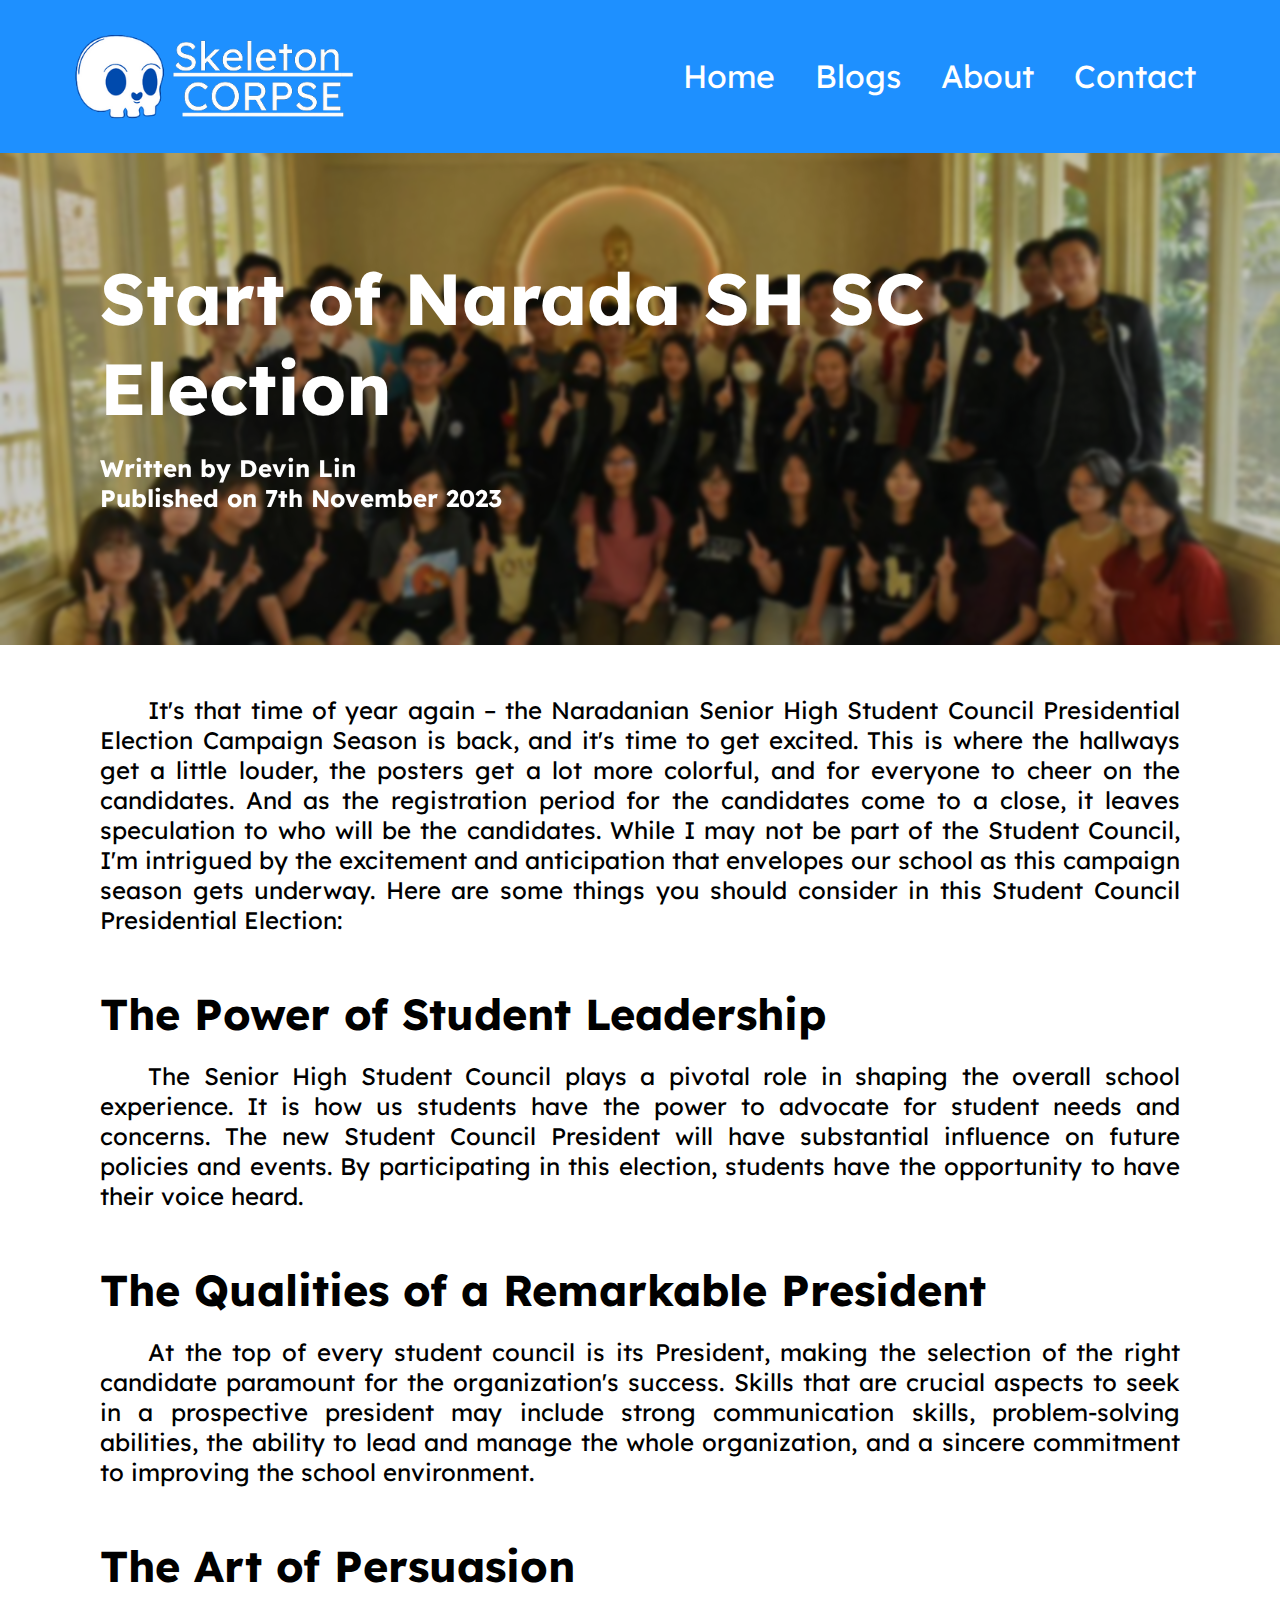
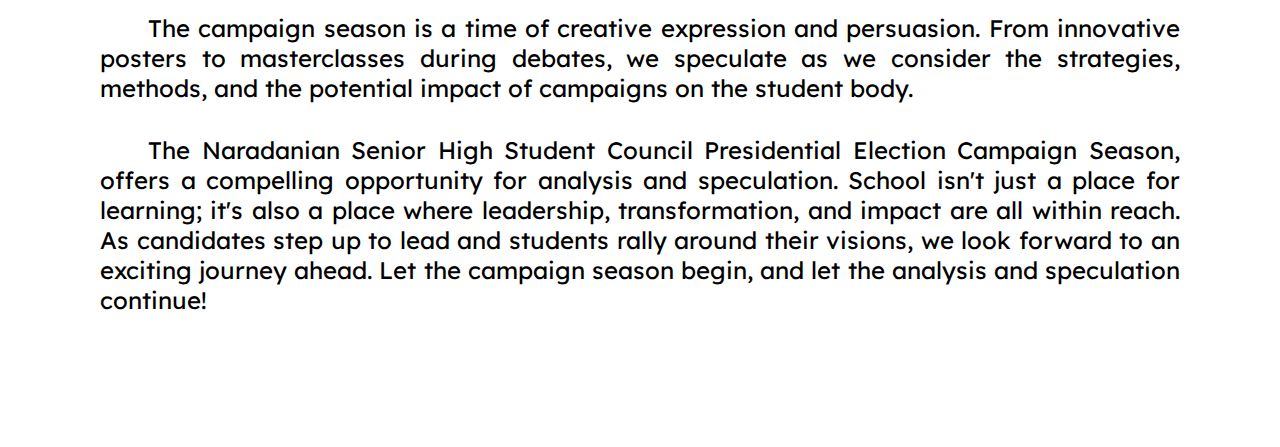
<file: articles/sh_sc_open.html>
<!DOCTYPE html>
<html lang="en">
<head>
    <meta charset="UTF-8">
    <meta name="viewport" content="width=device-width, initial-scale=1.0">
    <title>Skeleton Corpse</title>

    <link rel="preconnect" href="https://fonts.googleapis.com">
    <link rel="preconnect" href="https://fonts.gstatic.com" crossorigin>
    <link href="https://fonts.googleapis.com/css2?family=Lexend:wght@200&display=swap" rel="stylesheet">
    <link rel="stylesheet" href="../header_styles.css">

    <style>
        * {
            box-sizing: border-box;
            margin: 0;
            padding: 0;
        }

        body {
            font-family: Lexend, sans-serif;
            display: flex;
            flex-direction: column;
            min-height: 100vh;
        }

        main {
            font-size: 24px;
            padding: 50px 100px 100px 100px;
        }

        .headline {
            background-image: url("../images/LDK pic.png");
            background-position: 0 40%;
            background-size: cover;
        }

        h1 {
            color: black;
            font-size: 3em;
        }

        h2 {
            color: black;
            font-size: 1.8em;
            padding: 20px 0px;
        }

        h3 {
            color: black;
            font-size: 1.2em;
            padding: 10px;
        }

        p {
            color: black;
            text-align: justify;
            text-justify: inter-word;
            text-indent: 2em;
            padding-bottom: 32px;
        }

        hr {
            background-color: #aaaaaa;
            margin-bottom: 30px;
            height: 2px;
            border-width: 0;
            border-radius: 2px;
            -webkit-border-radius: 2px;
            -moz-border-radius: 2px;
            -ms-border-radius: 2px;
            -o-border-radius: 2px;
        }

        .headline h1 {
            padding-bottom: 20px;
            color: white;
        }

        .headline p {
            text-indent: 0;
            font-weight: bold;
            color: white;

        }

        .headline_text {
            width: 100%;
            height: 100%;
            background-color: rgba(0, 0, 0, 0.2);
            backdrop-filter: blur(2px);
            padding: 100px;
            font-size: 24px;
        }

        @media (max-width: 768px) {

            main {
                font-size: 12px;
                padding: 20px;
            }

            h1 {
                color: black;
                font-size: 2em;
            }

            h2 {
                color: black;
                font-size: 1.5em;
            }

            .headline_text {
                width: 100%;
                height: 100%;
                background-color: rgba(0, 0, 0, 0.2);
                backdrop-filter: blur(2px);
                padding: 20px;
                font-size: 12px;
            }

            .headline_text p{
                padding-bottom: 10px;
            }

            article {
                padding: 10px;
            }

        }
    </style>
</head>
<body>
    <header>
        <img class="logo" src="../images/Skeleton Corpse Logo Transparent BG.png" alt="Skeleton Corpse Logo">
        <nav>
            <ul class="nav_links">
                <li><a href="../index.html">Home</a></li>
                <li><a href="../blogs.html">Blogs</a></li>
                <li><a href="../about.html">About</a></li>
                <li><a href="../contact.html">Contact</a></li>
            </ul>
        </nav>
    </header>
    <section class="headline">
        <div class="headline_text">
            <h1>Start of Narada SH SC Election</h1>
            <p>
                Written by Devin Lin <br>
                Published on 7th November 2023
            </p>
        </div>
    </section>
    <main>
        <p>
            It's that time of year again – the Naradanian Senior High Student Council Presidential Election Campaign Season is back,
            and it's time to get excited. This is where the hallways get a little louder, the posters get a lot more colorful,
            and for everyone to cheer on the candidates. And as the registration period for the candidates come to a close,
            it leaves speculation to who will be the candidates. While I may not be part of the Student Council,
            I'm intrigued by the excitement and anticipation that envelopes our school as this campaign season gets underway.
            Here are some things you should consider in this Student Council Presidential Election:
        </p>

        <h2>The Power of Student Leadership</h2>
        <p>
            The Senior High Student Council plays a pivotal role in shaping the overall school experience.
            It is how us students have the power to advocate for student needs and concerns.
            The new Student Council President will have substantial influence on future policies and events.
            By participating in this election, students have the opportunity to have their voice heard.
        </p>

        <h2>The Qualities of a Remarkable President</h2>
        <p>
            At the top of every student council is its President,
            making the selection of the right candidate paramount
            for the organization's success. Skills that are crucial
            aspects to seek in a prospective president may include
            strong communication skills, problem-solving abilities,
            the ability to lead and manage the whole organization,
            and a sincere commitment to improving the school environment.
        </p>
        <h2>The Art of Persuasion</h2>
        <p>
            The campaign season is a time of creative expression and persuasion.
            From innovative posters to masterclasses during debates,
            we speculate as we consider the strategies, methods,
            and the potential impact of campaigns on the student body.
        </p>

        <p>
            The Naradanian Senior High Student Council Presidential Election Campaign Season,
            offers a compelling opportunity for analysis and speculation. School isn't just
            a place for learning; it's also a place where leadership, transformation, and
            impact are all within reach. As candidates step up to lead and students rally
            around their visions, we look forward to an exciting journey ahead.
            Let the campaign season begin, and let the analysis and speculation continue!
        </p>
    </main>
</body>
</html>
</file>
<file: header_styles.css>
* {
    box-sizing: border-box;
    margin: 0;
    padding: 0;
}

.nav_links li, a {
    font-family: Lexend, sans-serif;
    font-size: 32px;
    color: #fff;
    text-decoration: none;
}

header {
    display: flex;
    position: sticky;
    top: 0;
    align-items: center;
    justify-content: space-between;
    padding: 20px 5%;
    background-color: #1e90ff;
    z-index: 100;
}

.logo {
    background-color: #1e90ff;
    cursor: pointer;
    width: 300px;
}

.nav_links {
    list-style: none;
    font-size: 0;
}

.nav_links li {
    display: inline-block;
    padding: 0px 20px;
}

.nav_links li a:hover{
    transition: all .3s ease 0s;
    -webkit-transition: all .3s ease 0s;
    -moz-transition: all .3s ease 0s;
    -ms-transition: all .3s ease 0s;
    -o-transition: all .3s ease 0s;

    color:#b1d8fe
}

@media (max-width: 768px) {

    header {
        position: static;
    }

    header li, a {
        font-family: Lexend, sans-serif;
        font-size: 16px;
        color: #fff;
        text-decoration: none;
    }

    .logo {
        background-color: #1e90ff;
        cursor: pointer;
        width: 200px;
    }

    .nav_links li {
        display: block;
        padding: 5px 10px;
    }
}
</file>
<file: styles.css>
* {
    box-sizing: border-box;
    margin: 0;
    padding: 0;
}

body {
    font-family: Lexend, sans-serif;
    display: flex;
    flex-direction: column;
    min-height: 100vh;
}

main {
    display: flex;
    flex: 1;
    flex-wrap: wrap;
    font-size: 20px;
}

section {
    flex: 1; /* Takes up all available horizontal space */
    padding: 40px 30px;
}

article {
    padding: 20px;
}

article h1{
    font-size: 2.4em;
    padding: 10px 0px;
}

article h2{
    font-size: 1.8em;
    padding: 10px 0px;
}

article h3 {
    font-size: 1.4em;
    font-weight: 1;

}

article p {
    text-indent: 2em;
    text-align: justify;
    text-justify: inter-word;
    padding-bottom: 20px;
}

aside {
    display: flex;
    flex: 1; /* Takes up all available horizontal space */
    background-color: #1370cc;
    align-items: center; /* Center vertically within the container */
    justify-content: center; /* Center horizontally within the container */
    flex-direction: column;
}

.large_logo_side {
    display: flex;
    flex-direction: column;
    align-items: center;
    justify-content: center;
}

.large_logo_side img {
    max-width: 100%;
    width: 65%;
    height: auto;
}

.large_logo_side h2 {
    font-size: 2vw;
    font-weight: 1;
    color: white;
}

.large_logo {
    display: flex;
    flex-direction: column;
    align-items: center;
    margin: auto;
}

.large_logo img {
    max-width: 100%;
    width: 65%;
    height: auto;
}

.large_logo h2 {
    font-size: 2vw;
    font-weight: 1;
    color: white;
    margin-top: 10px;
}

.small_panels {
    display: grid;
    grid-template-columns: 1fr 1fr;
    gap: 50px;
}

.small_panels figure {
    display: flex;
    flex-direction: column;
    align-items: center;
    background-color: white;
    padding: 20px;
    border: 2px solid transparent;
    border-radius: 20px;
    -webkit-border-radius: 20px;
    -moz-border-radius: 20px;
    -ms-border-radius: 20px;
    -o-border-radius: 20px;
}

.small_panels figure img {
    width: 300px;
    height: 300px;
    margin-bottom: 20px;
    border: 4px solid #aaa;
    border-radius: 10px;
    -webkit-border-radius: 10px;
    -moz-border-radius: 10px;
    -ms-border-radius: 10px;
    -o-border-radius: 10px;
}

.small_panels figure h2 {
    font-size: 24px;
    padding-bottom: 20px;
}

.small_panels figure a {
    display: block;
    width: 100%;
    font-size: 24px;
    text-align: center;
    color: white;
    padding: 5px;
    background-color: #1e90ff;
    border: black;
    border-style: solid;
    border-width: 2px;
    border-radius: 10px;
    -webkit-border-radius: 10px;
    -moz-border-radius: 10px;
    -ms-border-radius: 10px;
    -o-border-radius: 10px;
}

.latest_article {
    margin: 20px 0px;
    padding: 30px;
    background-color: #fcfcfc;
    border: #000;
    border-style: solid;
    border-radius: 20px;
    -webkit-border-radius: 20px;
    -moz-border-radius: 20px;
    -ms-border-radius: 20px;
    -o-border-radius: 20px;
}

.latest_article p {
    padding: 20px 0px 50px 0px;
    text-indent: 2em;
    text-align: justify;
    text-justify: inter-word;
}

.latest_article a {
    color: white;
    margin: 20px 0px;
    padding: 10px;
    background-color: #1e90ff;
    border: black;
    border-style: solid;
    border-width: 2px;
    border-radius: 10px;
    -webkit-border-radius: 10px;
    -moz-border-radius: 10px;
    -ms-border-radius: 10px;
    -o-border-radius: 10px;
}

@media (max-width: 768px) {

    main {
        font-size: 12px;
        flex-direction: column;
    }

    section {
        padding: 10px 10px;
        width: 100vw;
    }

    aside {
        width: 100vw;
    }

    .large_logo_side {
        display: none;
    }

    .small_panels {
        gap: 10px;
    }

    .small_panels figure {
        padding: 15px;
    }

    .small_panels figure h2 {
        font-size: 1em;
        padding-bottom: 15px;
    }

    .small_panels figure img {
        width: 95%;
        height: auto;
        aspect-ratio: 1 / 1;
        margin-bottom: 15px;
    }

    .small_panels figure a {
        font-size: 10px;
        padding: 5px;
    }

    article {
        padding: 10px;
    }

    .latest_article {
        margin: 10px 0px;
        padding: 15px;
        padding-bottom: 20px;
    }

    .latest_article p {
        padding: 10px 0px 30px 0px;
    }

    .latest_article a {
        font-size: 12px;
    }
}

hr {
    background-color: #aaaaaa;
    height: 2px;
    border-width: 0;
    border-radius: 2px;
    -webkit-border-radius: 2px;
    -moz-border-radius: 2px;
    -ms-border-radius: 2px;
    -o-border-radius: 2px;
}
</file>
<file: about_styles.css>
* {
    box-sizing: border-box;
    margin: 0;
    padding: 0;
}

body {
    font-family: Lexend, sans-serif;
    display: flex;
    flex-direction: column;
    min-height: 100vh;
}

main {
    display: flex;
    flex: 1;
    flex-wrap: wrap;
    font-size: 20px;
}

section {
    flex: 1; /* Takes up all available horizontal space */
    padding: 40px 30px;
}

article {
    padding: 20px;
}

article h1{
    font-size: 2.4em;
    padding: 10px 0px;
}

article h2{
    font-size: 1.8em;
    padding: 10px 0px;
}

article h3 {
    font-size: 1.4em;
    font-weight: 1;

}

article p {
    text-indent: 2em;
    text-align: justify;
    text-justify: inter-word;
    padding-bottom: 20px;
}

.large_logo_side {
    display: flex;
    flex-direction: column;
    align-items: center;
    justify-content: center;
    background-color: #1370cc;
}

.large_logo_side img {
    max-width: 100%;
    width: 65%;
    height: auto;
}

.large_logo_side h2 {
    font-size: 2vw;
    font-weight: 1;
    color: white;
}

@media (max-width: 768px) {

    main {
        font-size: 12px;
        flex-direction: column;
    }

    section {
        padding: 10px 10px;
        width: 100vw;
    }

    .large_logo_side {
        display: none;
    }

    .small_panels {
        gap: 10px;
    }

    .small_panels figure {
        padding: 15px;
    }

    .small_panels figure h2 {
        font-size: 1.2em;
        padding-bottom: 15px;
    }

    .small_panels figure img {
        width: 95%;
        height: auto;
        aspect-ratio: 1 / 1;
        margin-bottom: 15px;
    }

    .small_panels figure a {
        font-size: 10px;
        padding: 5px;
    }

    article {
        padding: 10px;
    }

    .latest_article {
        margin: 10px 0px;
        padding: 15px;
        padding-bottom: 20px;
    }

    .latest_article p {
        padding: 10px 0px 30px 0px;
    }

    .latest_article a {
        font-size: 12px;
    }
}

hr {
    background-color: #aaaaaa;
    height: 2px;
    border-width: 0;
    border-radius: 2px;
    -webkit-border-radius: 2px;
    -moz-border-radius: 2px;
    -ms-border-radius: 2px;
    -o-border-radius: 2px;
}
</file>
<file: blog_styles.css>
* {
    box-sizing: border-box;
    margin: 0;
    padding: 0;
}

main {
    display: flex;
    font-size: 20px;
    padding: 30px;
    flex-direction: column;
    font-family: Lexend, sans-serif;
}

h1 {
    color: black;
    font-size: 2.4em;
}

main a {
    color: black;
    font-size: 1.2em;
}

.article_list {
    padding: 20px 0px;
    list-style: none;
}

.article_list li {
    border-bottom: 1px solid #ccc; /* Light gray horizontal line */
    padding: 20px 0; /* Adjust padding for spacing */
    margin-bottom: 20px;
}

.article_list li a{
    color:black;
}

@media (max-width: 768px) {

    main {
        font-size: 12px;
        flex-direction: column;
    }

    section {
        padding: 10px 10px;
        width: 100vw;
    }

    article {
        padding: 10px;
    }
}

hr {
    background-color: #aaaaaa;
    height: 2px;
    border-width: 0;
    border-radius: 2px;
    -webkit-border-radius: 2px;
    -moz-border-radius: 2px;
    -ms-border-radius: 2px;
    -o-border-radius: 2px;
}
</file>
<file: article_styles.css>
* {
    box-sizing: border-box;
    margin: 0;
    padding: 0;
}

body {
    font-family: Lexend, sans-serif;
    display: flex;
    flex-direction: column;
    min-height: 100vh;
}

main {
    font-size: 24px;
    padding: 50px 100px 100px 100px;
}

.headline {
    background-image: url("https://www.total-motorsport.com/wp-content/uploads/2023/11/SI202311050527_hires_jpeg_24bit_rgb-scaled.jpg");
    background-position: 0 70%;
    background-size: cover;
}

h1 {
    color: black;
    font-size: 3em;
}

h2 {
    color: black;
    font-size: 1.8em;
    padding: 20px 0px;
}

h3 {
    color: black;
    font-size: 1.2em;
    padding: 10px;
}

p {
    color: black;
    text-align: justify;
    text-justify: inter-word;
    text-indent: 2em;
    padding-bottom: 32px;
}

hr {
    background-color: #aaaaaa;
    margin-bottom: 30px;
    height: 2px;
    border-width: 0;
    border-radius: 2px;
    -webkit-border-radius: 2px;
    -moz-border-radius: 2px;
    -ms-border-radius: 2px;
    -o-border-radius: 2px;
}

.headline h1 {
    padding-bottom: 20px;
    color: white;
}

.headline p {
    text-indent: 0;
    font-weight: bold;
    color: white;

}

.headline_text {
    width: 100%;
    height: 100%;
    background-color: rgba(0, 0, 0, 0.2);
    backdrop-filter: blur(2px);
    padding: 100px;
    font-size: 24px;
}

@media (max-width: 768px) {

    main {
        font-size: 12px;
        padding: 20px;
    }

    h1 {
        color: black;
        font-size: 2em;
    }

    h2 {
        color: black;
        font-size: 1.5em;
    }

    .headline_text {
        width: 100%;
        height: 100%;
        background-color: rgba(0, 0, 0, 0.2);
        backdrop-filter: blur(2px);
        padding: 20px;
        font-size: 12px;
    }

    .headline_text p{
        padding-bottom: 10px;
    }

    article {
        padding: 10px;
    }

}
</file>
